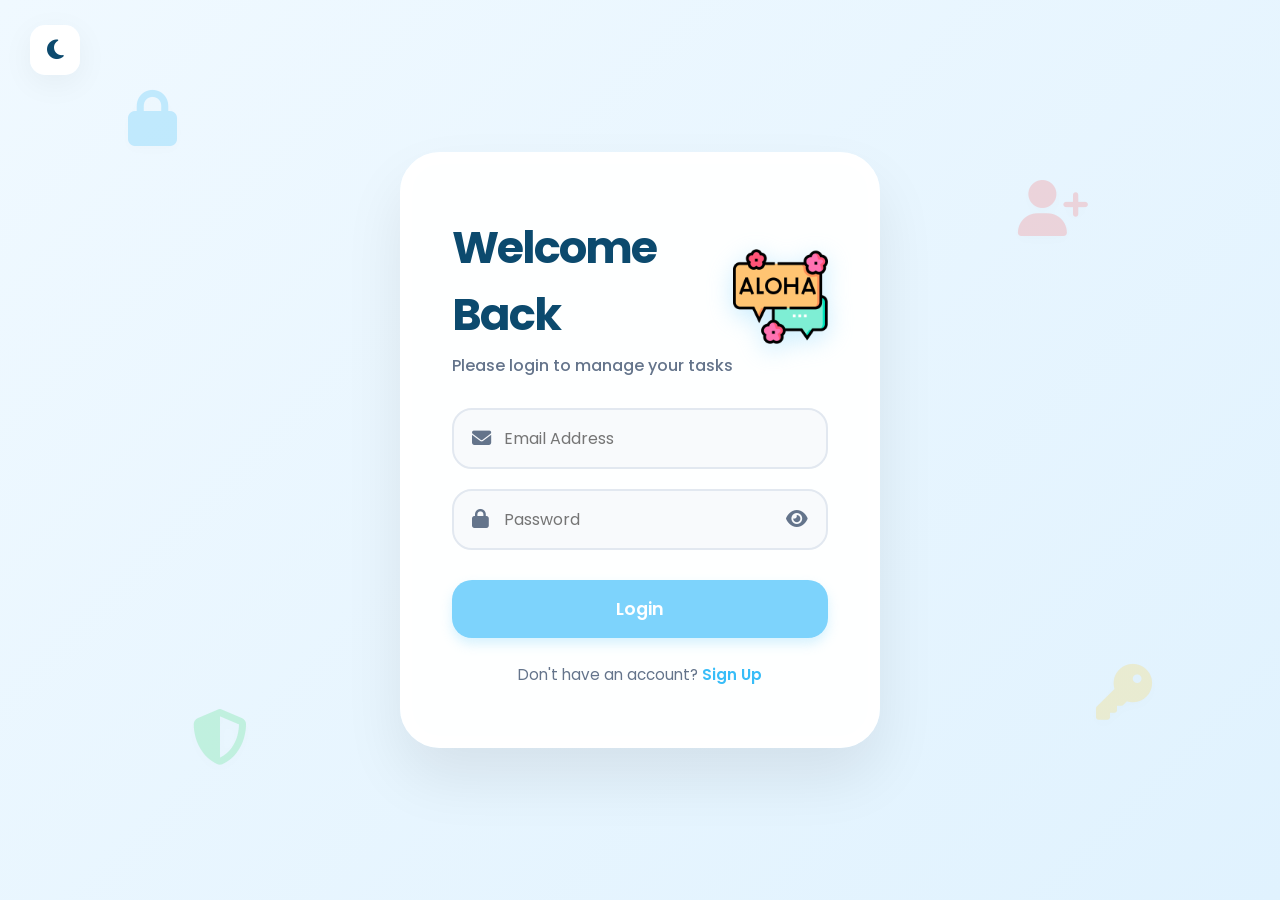
<file: index.html>
<!DOCTYPE html>
<html lang="en">

<head>
    <meta charset="UTF-8">
    <meta name="viewport" content="width=device-width, initial-scale=1.0">
    <title>To-Do List</title>
    <!-- Google Fonts -->
    <link href="https://fonts.googleapis.com/css2?family=Poppins:wght@300;400;500;600&display=swap" rel="stylesheet">
    <!-- Font Awesome for Icons -->
    <link rel="stylesheet" href="https://cdnjs.cloudflare.com/ajax/libs/font-awesome/6.4.0/css/all.min.css">
    <link rel="stylesheet" href="style.css">
    <link rel="icon" type="image/png" href="checklist1.png">
</head>

<body>

    <div class="background-elements">
        <i class="fas fa-pencil-alt sticker"></i>
        <i class="fas fa-book sticker"></i>
        <i class="fas fa-graduation-cap sticker"></i>
        <i class="fas fa-apple-alt sticker"></i>
        <i class="fas fa-atom sticker"></i>
        <i class="fas fa-brain sticker"></i>
        <i class="fas fa-lightbulb sticker"></i>
        <i class="fas fa-calculator sticker"></i>
    </div>
    <div class="theme-toggle">
        <button class="theme-btn" id="themeBtn">
            <i class="fas fa-moon"></i>
        </button>
    </div>

    <div class="user-session">
        <span id="userEmail"></span>
        <button onclick="logout()" class="logout-btn">
            <i class="fas fa-sign-out-alt"></i> Logout
        </button>
    </div>

    <div class="main-wrapper">

        <div class="todo-container">
            <header>
                <div class="header-text">
                    <h1>My Tasks</h1>
                    <p id="dateDisplay"></p>
                </div>
                <img src="check-list.png" alt="Checklist Icon" class="title-icon">
            </header>

            <div class="input-section">
                <input type="text" id="taskInput" placeholder="Write a new task...">
                <button id="addBtn" onclick="addTask()">
                    <i class="fas fa-plus"></i>
                </button>
            </div>

            <div class="filter-section">
                <button class="filter-btn active" data-filter="all">All</button>
                <button class="filter-btn" data-filter="active">Active</button>
                <button class="filter-btn" data-filter="completed">Completed</button>
            </div>

            <ul id="taskList"></ul>

            <div class="stats-section">
                <span id="itemsLeft">0 items left</span>
                <button id="clearCompleted" onclick="clearCompleted()">Clear Completed</button>
            </div>
        </div>
    </div>

    <script src="theme.js"></script>
    <script src="script.js"></script>
</body>

</html>
</file>
<file: style.css>
:root {
    --primary-color: #7dd3fc;
    --primary-hover: #38bdf8;
    --bg-gradient: linear-gradient(135deg, #f0f9ff 0%, #e0f2fe 100%);
    --card-bg: rgba(255, 255, 255, 0.95);
    --text-main: #0c4a6e;
    --text-muted: #64748b;
    --danger: #f87171;
    --success: #4ade80;
    --accent: #fcd34d;
    --sticker-opacity: 0.25;
}

.dark-mode {
    --bg-gradient: linear-gradient(135deg, #020617 0%, #0f172a 100%);
    --card-bg: rgba(30, 41, 59, 0.75);
    --text-main: #ffffff;
    --text-muted: #cbd5e1;
    --sticker-opacity: 0.15;
}

.dark-mode .todo-container {
    border-color: rgba(255, 255, 255, 0.05);
    box-shadow: 0 30px 60px rgba(0, 0, 0, 0.4);
}

.dark-mode #taskInput {
    background: rgba(15, 23, 42, 0.6);
    border-color: rgba(255, 255, 255, 0.1);
    color: white;
}

.dark-mode .filter-btn {
    background: rgba(15, 23, 42, 0.6);
    color: var(--text-muted);
}

.dark-mode .filter-btn.active {
    background: var(--primary-color);
    color: #0c4a6e;
}

.dark-mode .task-item {
    background: rgba(255, 255, 255, 0.03);
    border-color: rgba(255, 255, 255, 0.05);
}

.dark-mode .task-item:hover {
    background: rgba(255, 255, 255, 0.06);
}

.dark-mode .task-item.completed {
    opacity: 0.8;
    background: rgba(255, 255, 255, 0.05);
}

.dark-mode .task-item.completed span {
    color: var(--text-muted);
}

.dark-mode .input-group input {
    background: rgba(15, 23, 42, 0.6);
    border-color: rgba(255, 255, 255, 0.1);
    color: white;
}


/* Theme Toggle */
.theme-toggle {
    position: absolute;
    top: 25px;
    left: 30px;
    z-index: 1000;
}

.theme-btn {
    background: var(--card-bg);
    backdrop-filter: blur(10px);
    border: 1px solid rgba(255, 255, 255, 0.3);
    width: 50px;
    height: 50px;
    border-radius: 15px;
    display: flex;
    align-items: center;
    justify-content: center;
    cursor: pointer;
    font-size: 1.4rem;
    color: var(--text-main);
    box-shadow: 0 8px 32px rgba(0, 0, 0, 0.05);
    transition: all 0.3s ease;
}

.theme-btn:hover {
    transform: scale(1.1) rotate(15deg);
    background: var(--primary-color);
    color: white;
}

.dark-mode .theme-btn {
    border-color: rgba(255, 255, 255, 0.1);
}


* {
    margin: 0;
    padding: 0;
    box-sizing: border-box;
    font-family: 'Poppins', sans-serif;
}

body {
    background: var(--bg-gradient);
    min-height: 100vh;
    display: flex;
    justify-content: center;
    align-items: center;
    color: var(--text-main);
    padding: 40px 20px;
    /* Increased padding for better scroll feel */
    position: relative;
}


/* Floating Background Elements */
.background-elements {
    position: fixed;
    top: 0;
    left: 0;
    width: 100%;
    height: 100%;
    z-index: -1;
    pointer-events: none;
}

.sticker {
    position: absolute;
    font-size: 3.5rem;
    filter: drop-shadow(0 4px 6px rgba(0, 0, 0, 0.05));
    opacity: var(--sticker-opacity);
    animation: float 15s infinite ease-in-out;
}

@keyframes float {

    0%,
    100% {
        transform: translate(0, 0) rotate(0deg) scale(1);
    }

    50% {
        transform: translate(30px, -30px) rotate(15deg) scale(1.1);
    }
}

.sticker:nth-child(1) {
    top: 10%;
    left: 10%;
    color: #38bdf8;
    animation-delay: 0s;
}

.sticker:nth-child(2) {
    top: 20%;
    right: 15%;
    color: #f87171;
    animation-delay: 2s;
}

.sticker:nth-child(3) {
    bottom: 15%;
    left: 15%;
    color: #4ade80;
    animation-delay: 4s;
}

.sticker:nth-child(4) {
    bottom: 20%;
    right: 10%;
    color: #fcd34d;
    animation-delay: 6s;
}

.sticker:nth-child(5) {
    top: 40%;
    left: 5%;
    color: #818cf8;
    animation-delay: 8s;
}

.sticker:nth-child(6) {
    top: 50%;
    right: 5%;
    color: #f472b6;
    animation-delay: 10s;
}

.sticker:nth-child(7) {
    bottom: 40%;
    left: 80%;
    color: #2dd4bf;
    animation-delay: 1s;
}

.sticker:nth-child(8) {
    top: 70%;
    left: 40%;
    color: #fb923c;
    animation-delay: 3s;
}

.main-wrapper {
    width: 100%;
    max-width: 480px;
    animation: fadeIn 0.8s ease-out;
    z-index: 10;
}

@keyframes fadeIn {
    from {
        opacity: 0;
        transform: scale(0.95);
    }

    to {
        opacity: 1;
        transform: scale(1);
    }
}

.todo-container {
    background: var(--card-bg);
    border-radius: 40px;
    padding: 40px;
    box-shadow: 0 30px 60px rgba(0, 0, 0, 0.08);
    border: 12px solid white;
    min-height: 550px;
    display: flex;
    flex-direction: column;
    height: auto;
    /* Allow growth */
}


header {
    margin-bottom: 30px;
    text-align: center;
}

header h1 {
    font-size: 2.8rem;
    font-weight: 700;
    color: var(--text-main);
    letter-spacing: -2px;
}

header p {
    color: var(--text-muted);
    font-size: 0.95rem;
    margin-top: 5px;
    font-weight: 500;
}

.header-icon {
    width: 85px;
    height: auto;
    filter: drop-shadow(0 8px 15px rgba(125, 211, 252, 0.3));
    transition: all 0.3s ease;
}

.header-icon:hover {
    transform: translateY(-50%) scale(1.1) rotate(5deg);
}

.input-section {
    display: flex;
    gap: 12px;
    margin-bottom: 25px;
}

#taskInput {
    flex: 1;
    background: #f8fafc;
    border: 2px solid #e2e8f0;
    border-radius: 20px;
    padding: 16px 22px;
    color: var(--text-main);
    font-size: 1rem;
    transition: all 0.3s ease;
}

#taskInput:focus {
    outline: none;
    border-color: var(--primary-color);
    box-shadow: 0 0 0 4px rgba(125, 211, 252, 0.4);
}

#addBtn {
    background: var(--primary-color);
    border: none;
    border-radius: 20px;
    width: 58px;
    height: 58px;
    color: white;
    font-size: 1.65rem;
    cursor: pointer;
    transition: all 0.3s cubic-bezier(0.4, 0, 0.2, 1);
    box-shadow: 0 6px 12px rgba(125, 211, 252, 0.3);
}

#addBtn:hover {
    background: var(--primary-hover);
    transform: translateY(-3px);
    box-shadow: 0 8px 16px rgba(125, 211, 252, 0.4);
}

.filter-section {
    display: flex;
    justify-content: center;
    gap: 8px;
    margin-bottom: 25px;
}

.filter-btn {
    background: #f1f5f9;
    border: none;
    color: var(--text-muted);
    font-weight: 600;
    font-size: 0.8rem;
    cursor: pointer;
    padding: 10px 18px;
    transition: all 0.2s ease;
    border-radius: 50px;
    text-transform: uppercase;
    letter-spacing: 0.5px;
}

.filter-btn.active {
    background: var(--text-main);
    color: white;
}

#taskList {
    list-style: none;
    flex: 1;
    /* Take up available space */
    margin-bottom: 20px;
    padding-right: 4px;
    min-height: 250px;
    /* Prevent total collapse */
}


/* Custom Scrollbar */
#taskList::-webkit-scrollbar {
    width: 6px;
}

#taskList::-webkit-scrollbar-thumb {
    background: #e2e8f0;
    border-radius: 10px;
}

.task-item {
    background: white;
    border: 2px solid #f1f5f9;
    border-radius: 20px;
    padding: 16px 20px;
    margin-bottom: 15px;
    display: flex;
    align-items: center;
    gap: 15px;
    transition: all 0.3s cubic-bezier(0.4, 0, 0.2, 1);
}

.task-item:hover {
    border-color: var(--primary-color);
    transform: translateX(5px);
    box-shadow: 0 4px 12px rgba(0, 0, 0, 0.03);
}

.task-item.completed {
    background: #f8fafc;
    border-color: transparent;
    opacity: 0.85;
}

.task-item.completed span {
    text-decoration: line-through;
    color: #475569;
}

.task-checkbox {
    width: 26px;
    height: 26px;
    border-radius: 10px;
    border: 2.5px solid var(--primary-color);
    cursor: pointer;
    display: flex;
    justify-content: center;
    align-items: center;
    transition: all 0.2s ease;
    flex-shrink: 0;
}

.task-checkbox.checked {
    background: var(--success);
    border-color: var(--success);
}

.task-checkbox.checked::after {
    content: '\f00c';
    font-family: 'Font Awesome 6 Free';
    font-weight: 900;
    color: white;
    font-size: 0.9rem;
}

.task-text {
    flex: 1;
    font-size: 1.05rem;
    color: var(--text-main);
    font-weight: 500;
}

.task-actions {
    display: flex;
    gap: 10px;
}

.action-btn {
    background: transparent;
    border: none;
    color: var(--text-muted);
    cursor: pointer;
    padding: 6px;
    transition: all 0.2s ease;
    font-size: 1.25rem;
}

.edit-btn:hover {
    color: var(--accent);
    transform: scale(1.1);
}

.delete-btn:hover {
    color: var(--danger);
    transform: scale(1.1);
}

.stats-section {
    display: flex;
    justify-content: space-between;
    align-items: center;
    padding-top: 25px;
    border-top: 2px solid #f1f5f9;
    font-size: 0.95rem;
    color: var(--text-muted);
    font-weight: 500;
    margin-top: auto;
}

#clearCompleted {
    background: transparent;
    border: none;
    color: var(--text-muted);
    cursor: pointer;
    font-weight: 600;
    transition: color 0.2s ease;
}

#clearCompleted:hover {
    color: var(--danger);
    text-decoration: underline;
}

.empty-state {
    text-align: center;
    padding: 60px 0;
    color: var(--text-muted);
}

.empty-state i {
    font-size: 4rem;
    color: var(--primary-color);
    opacity: 0.4;
    margin-bottom: 20px;
    display: block;
}

header {
    margin-bottom: 30px;
    display: flex;
    align-items: center;
    justify-content: space-between;
}

.header-text {
    text-align: left;
}

.title-icon {
    width: 95px;
    height: auto;
    filter: drop-shadow(0 6px 12px rgba(125, 211, 252, 0.4));
    transition: transform 0.3s ease;
}

.title-icon:hover {
    transform: scale(1.1) rotate(-5deg);
}

/* User Session */
.user-session {
    position: absolute;
    top: 25px;
    right: 30px;
    display: flex;
    align-items: center;
    gap: 15px;
    background: rgba(255, 255, 255, 0.8);
    backdrop-filter: blur(10px);
    padding: 10px 20px;
    border-radius: 20px;
    border: 1px solid rgba(255, 255, 255, 0.3);
    box-shadow: 0 8px 32px rgba(0, 0, 0, 0.05);
    z-index: 1000;
}

#userEmail {
    font-size: 0.9rem;
    color: #0c4a6e;
    font-weight: 600;
}

.logout-btn {
    background: #fee2e2;
    color: #ef4444;
    border: none;
    padding: 8px 14px;
    border-radius: 12px;
    font-size: 0.9rem;
    font-weight: 600;
    cursor: pointer;
    transition: all 0.2s ease;
    display: flex;
    align-items: center;
    gap: 8px;
}

.logout-btn i {
    font-size: 1.1rem;
}

.logout-btn:hover {
    background: #fecaca;
    transform: scale(1.05);
}

/* Auth Page Styles */
.auth-container {
    padding: 50px 40px;
    min-height: auto;
}

#authForm {
    display: flex;
    flex-direction: column;
    gap: 20px;
}

.input-group {
    position: relative;
    display: flex;
    align-items: center;
}

.input-group i:first-child {
    position: absolute;
    left: 20px;
    color: var(--text-muted);
    font-size: 1.2rem;
}

.input-group input {
    width: 100%;
    background: #f8fafc;
    border: 2px solid #e2e8f0;
    border-radius: 20px;
    padding: 16px 20px 16px 50px;
    color: var(--text-main);
    font-size: 1rem;
    transition: all 0.3s ease;
}

.input-group input:focus {
    outline: none;
    border-color: var(--primary-color);
    box-shadow: 0 0 0 4px rgba(125, 211, 252, 0.4);
}

.toggle-password {
    position: absolute;
    right: 20px;
    cursor: pointer;
    color: var(--text-muted);
    font-size: 1.2rem;
    transition: color 0.3s ease;
}

.toggle-password:hover {
    color: var(--primary-hover);
}

.primary-btn {
    background: var(--primary-color);
    border: none;
    border-radius: 20px;
    padding: 16px;
    color: white;
    font-size: 1.1rem;
    font-weight: 600;
    cursor: pointer;
    transition: all 0.3s cubic-bezier(0.4, 0, 0.2, 1);
    box-shadow: 0 6px 12px rgba(125, 211, 252, 0.3);
    margin-top: 10px;
}

.primary-btn:hover {
    background: var(--primary-hover);
    transform: translateY(-3px);
    box-shadow: 0 8px 16px rgba(125, 211, 252, 0.4);
}

.auth-footer {
    margin-top: 25px;
    text-align: center;
    font-size: 0.95rem;
    color: var(--text-muted);
}

.auth-footer a {
    color: var(--primary-hover);
    text-decoration: none;
    font-weight: 600;
}

.auth-footer a:hover {
    text-decoration: underline;
}

#authSubtitle {
    color: var(--text-muted);
    font-size: 1rem;
    margin-top: 5px;
}
</file>
